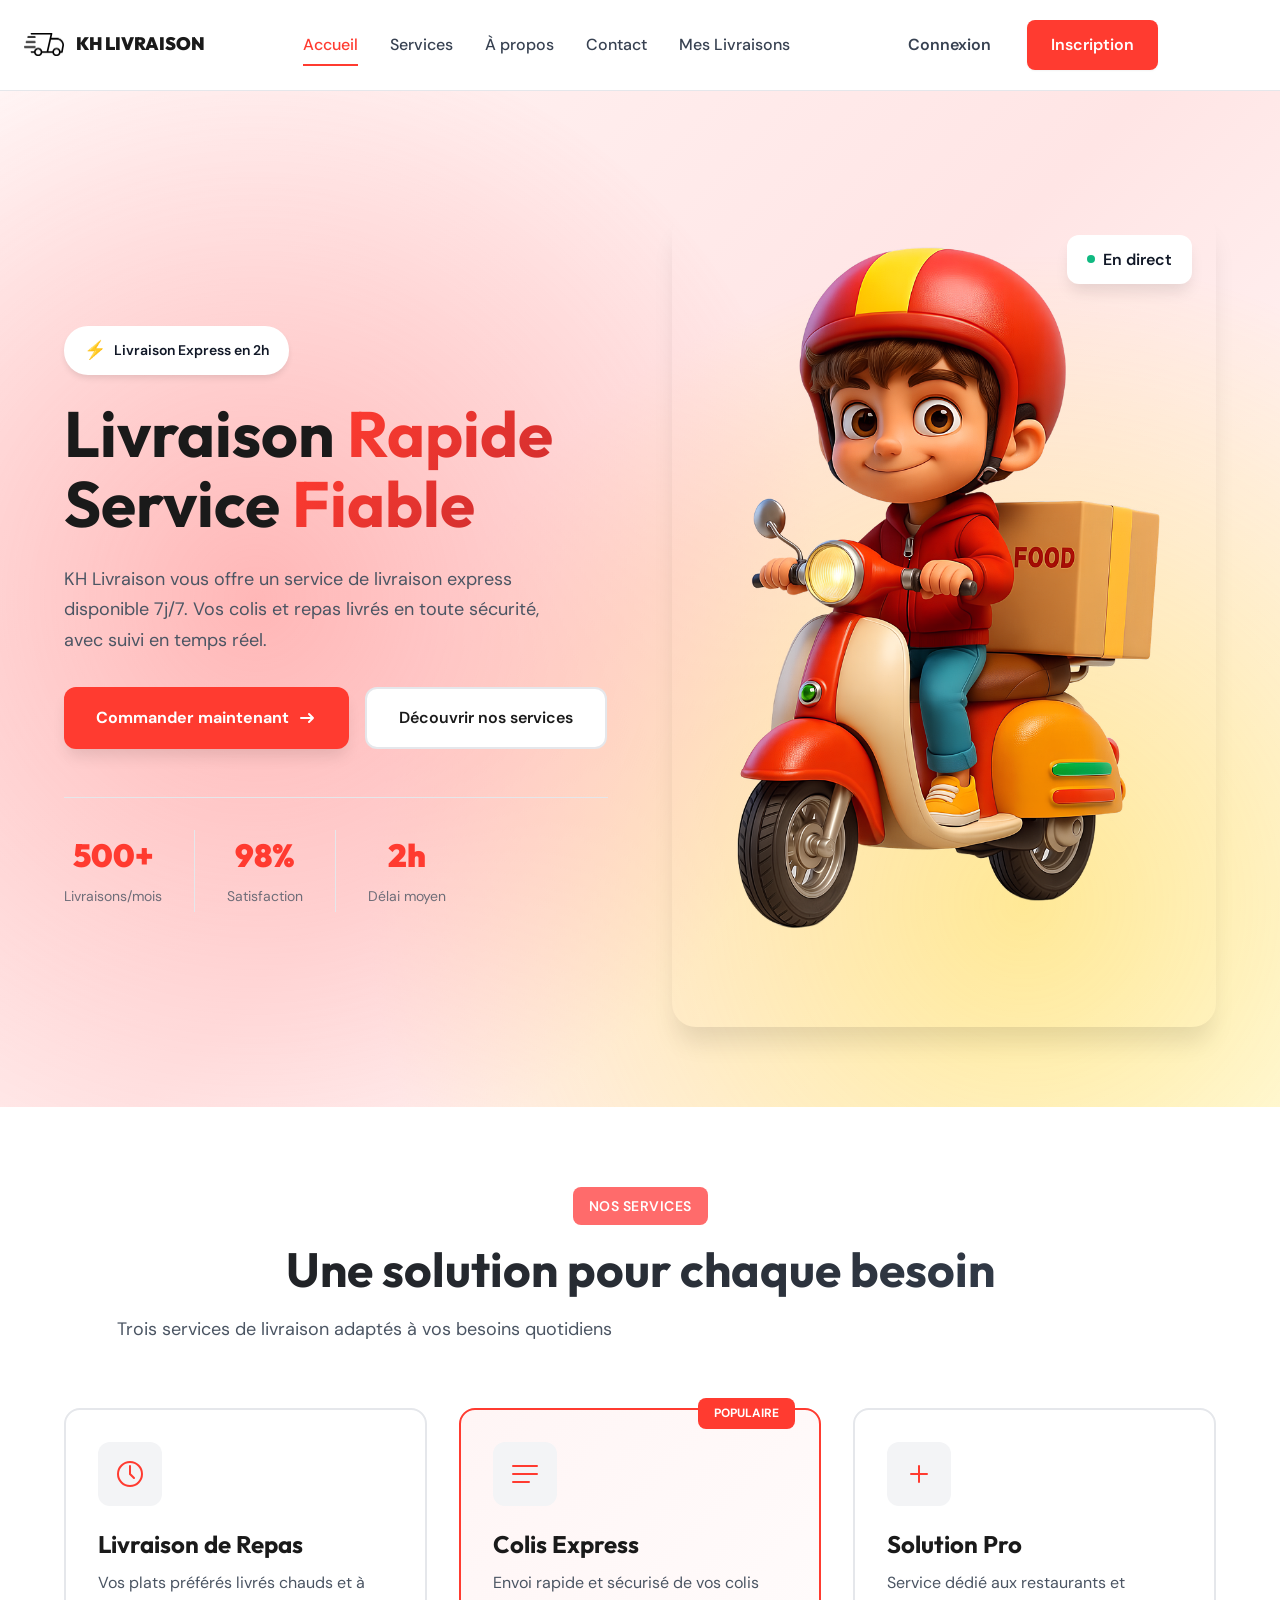
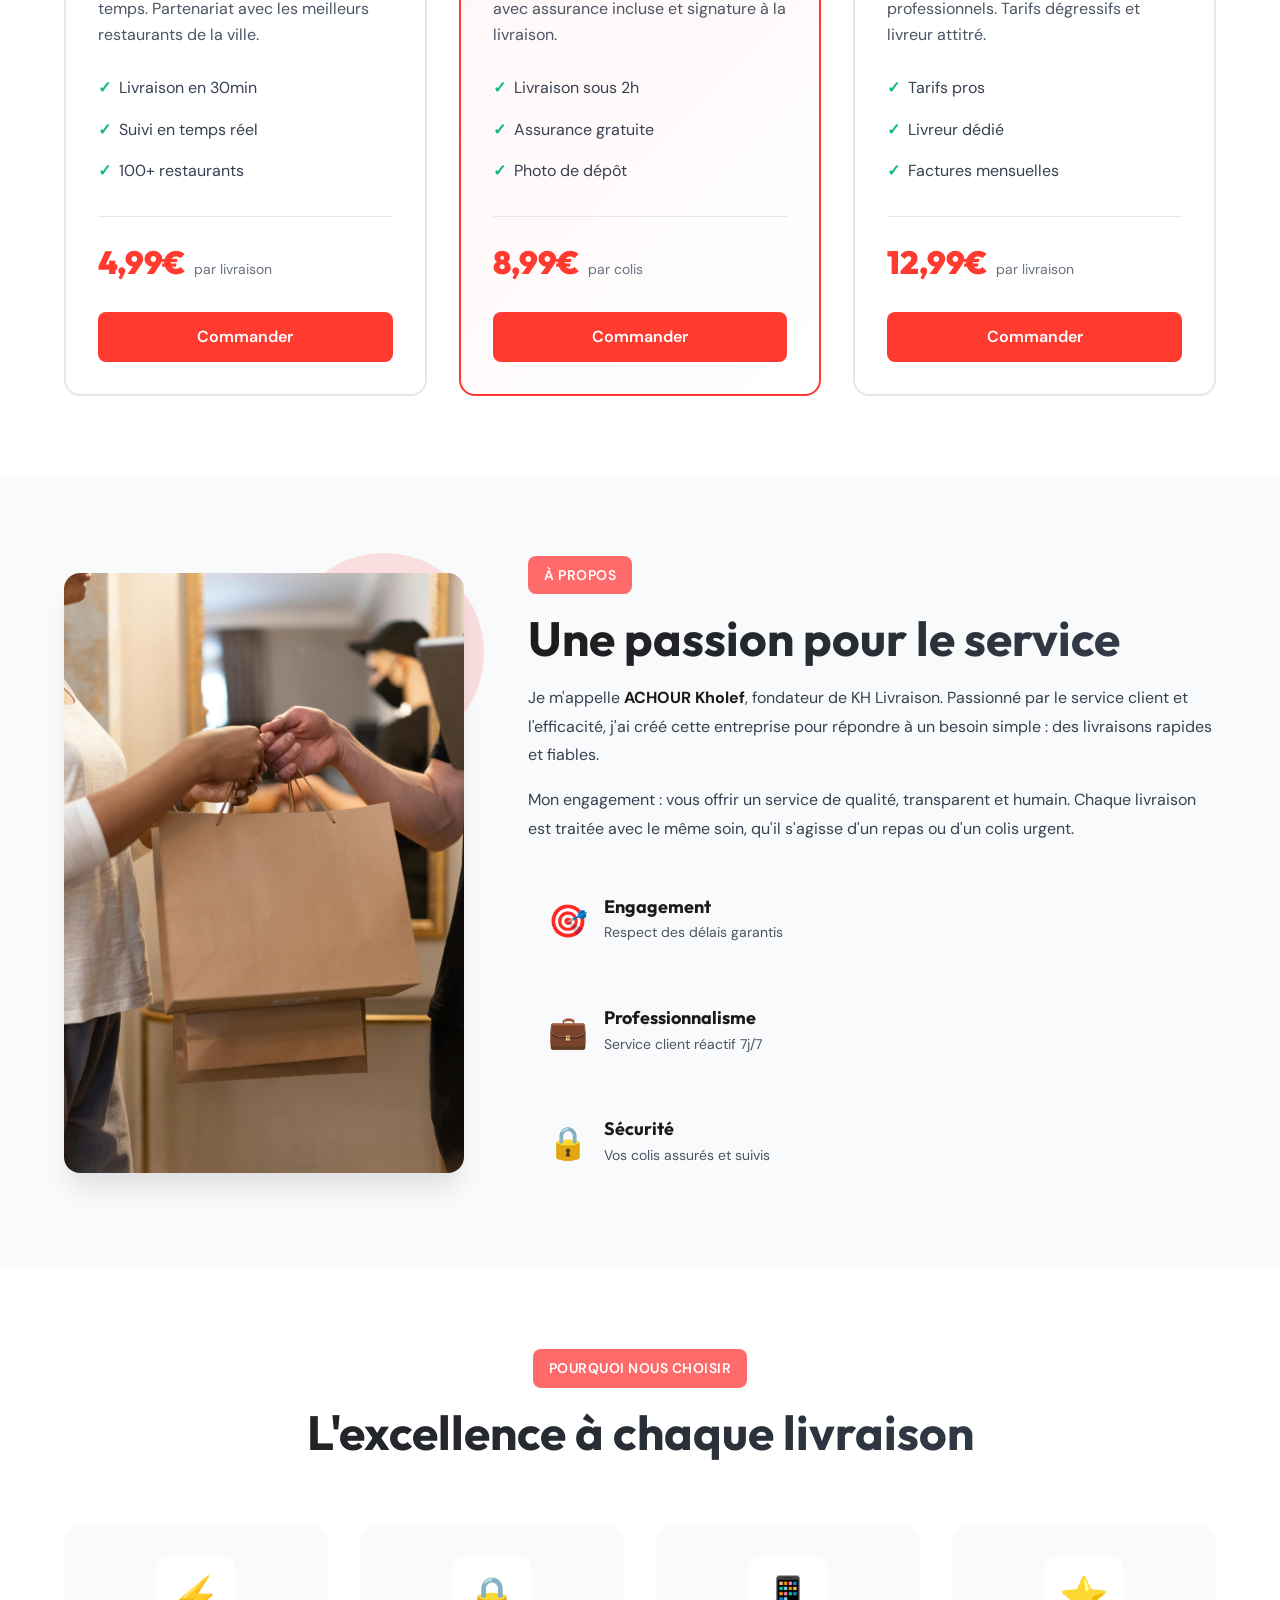
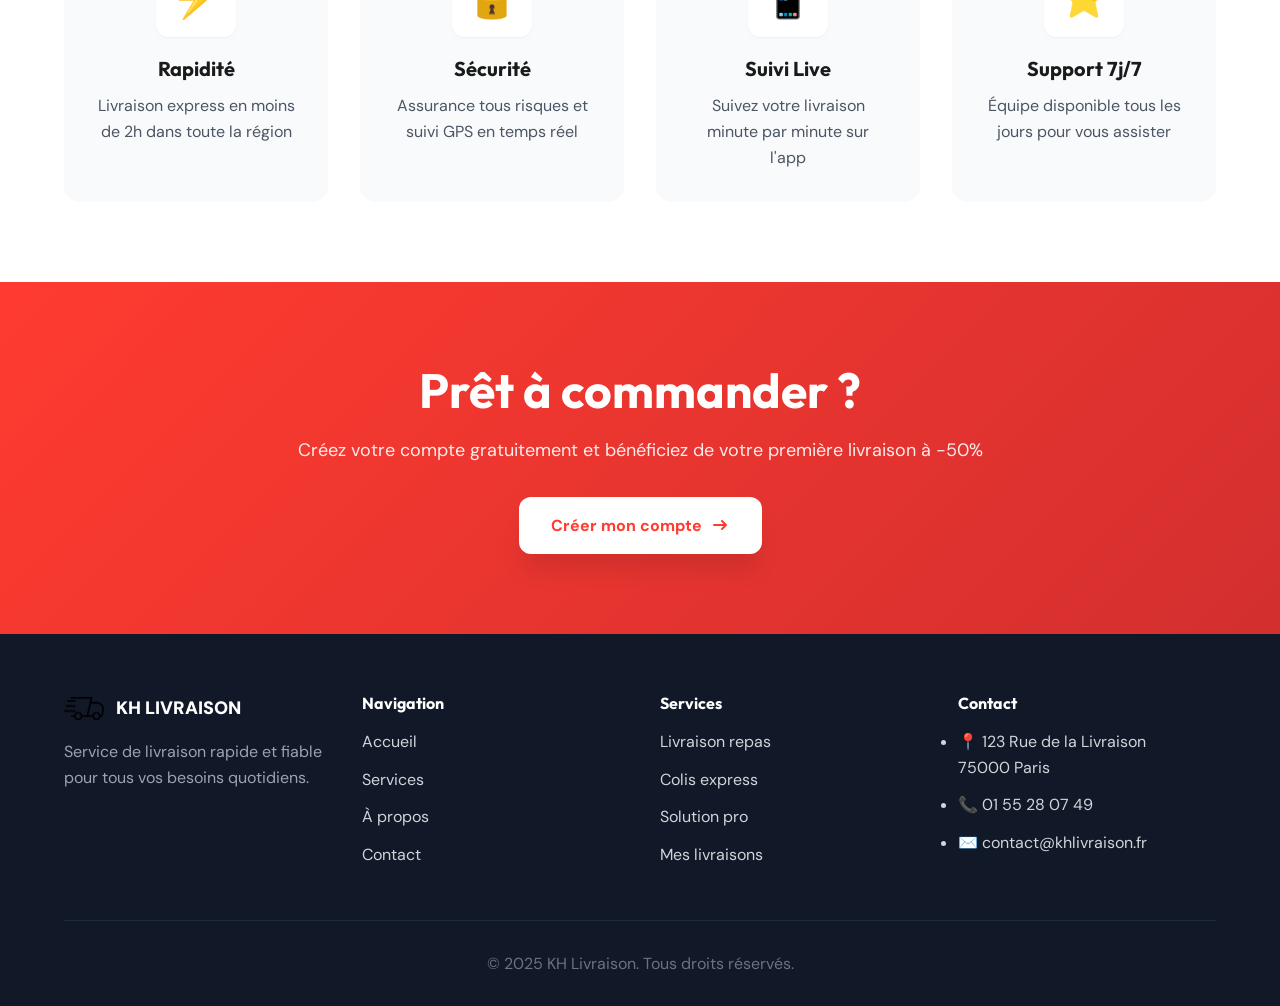
<file: index.html>
<!DOCTYPE html>
<html lang="fr">
<head>
    <meta charset="UTF-8">
    <meta name="viewport" content="width=device-width, initial-scale=1.0">
    <title>KH Livraison - Service de Livraison Rapide et Fiable</title>
    <link rel="stylesheet" href="css/style.css">
    <link rel="preconnect" href="https://fonts.googleapis.com">
    <link rel="preconnect" href="https://fonts.gstatic.com" crossorigin>
    <link href="https://fonts.googleapis.com/css2?family=Outfit:wght@300;400;600;700;900&family=DM+Sans:wght@400;500;700&display=swap" rel="stylesheet">
</head>
<body>
    <!-- Navigation -->
    <nav class="navbar" id="navbar">
        <div class="nav-container">
            <div class="nav-logo">
                <img src="images/logo (2).png" alt="KH Livraison">
                <span>KH LIVRAISON</span>
            </div>
            
            <div class="nav-links" id="navLinks">
                <a href="index.html" class="nav-link active">Accueil</a>
                <a href="#services" class="nav-link">Services</a>
                <a href="#apropos" class="nav-link">À propos</a>
                <a href="contact.html" class="nav-link">Contact</a>
                <a href="livraisons.html" class="nav-link">Mes Livraisons</a>
            </div>
            
            <div class="nav-actions">
                <a href="auth.html" class="btn-login">Connexion</a>
                <a href="auth.html" class="btn-primary">Inscription</a>
            </div>
            
            <button class="mobile-menu-toggle" id="mobileMenuToggle">
                <span></span>
                <span></span>
                <span></span>
            </button>
        </div>
    </nav>

    <!-- Hero Section -->
    <section class="hero">
        <div class="hero-background">
            <div class="hero-gradient"></div>
            <div class="hero-pattern"></div>
        </div>
        
        <div class="hero-container">
            <div class="hero-content">
                <div class="hero-badge">
                    <span class="badge-icon">⚡</span>
                    <span>Livraison Express en 2h</span>
                </div>
                
                <h1 class="hero-title">
                    Livraison <span class="title-highlight">Rapide</span><br>
                    Service <span class="title-highlight">Fiable</span>
                </h1>
                
                <p class="hero-description">
                    KH Livraison vous offre un service de livraison express disponible 7j/7. 
                    Vos colis et repas livrés en toute sécurité, avec suivi en temps réel.
                </p>
                
                <div class="hero-buttons">
                    <a href="auth.html" class="btn-hero-primary">
                        Commander maintenant
                        <svg width="20" height="20" viewBox="0 0 20 20" fill="none">
                            <path d="M4 10h12m0 0l-4-4m4 4l-4 4" stroke="currentColor" stroke-width="2" stroke-linecap="round"/>
                        </svg>
                    </a>
                    <a href="#services" class="btn-hero-secondary">
                        Découvrir nos services
                    </a>
                </div>
                
                <div class="hero-stats">
                    <div class="stat-item">
                        <div class="stat-number">500+</div>
                        <div class="stat-label">Livraisons/mois</div>
                    </div>
                    <div class="stat-divider"></div>
                    <div class="stat-item">
                        <div class="stat-number">98%</div>
                        <div class="stat-label">Satisfaction</div>
                    </div>
                    <div class="stat-divider"></div>
                    <div class="stat-item">
                        <div class="stat-number">2h</div>
                        <div class="stat-label">Délai moyen</div>
                    </div>
                </div>
            </div>
            
            <div class="hero-visual">
                <div class="visual-card">
                    <img src="images/image-accueil.png" alt="Livraison KH">
                    <div class="visual-badge">
                        <span class="pulse"></span>
                        <span>En direct</span>
                    </div>
                </div>
            </div>
        </div>
    </section>

    <!-- Services Section -->
    <section class="services" id="services">
        <div class="container">
            <div class="section-header">
                <span class="section-badge">Nos Services</span>
                <h2 class="section-title">Une solution pour chaque besoin</h2>
                <p class="section-subtitle">
                    Trois services de livraison adaptés à vos besoins quotidiens
                </p>
            </div>
            
            <div class="services-grid">
                <div class="service-card" data-service="1">
                    <div class="service-icon">
                        <svg width="32" height="32" viewBox="0 0 32 32" fill="none">
                            <path d="M16 8v8l4 4M28 16c0 6.627-5.373 12-12 12S4 22.627 4 16 9.373 4 16 4s12 5.373 12 12z" stroke="currentColor" stroke-width="2" stroke-linecap="round"/>
                        </svg>
                    </div>
                    <h3 class="service-title">Livraison de Repas</h3>
                    <p class="service-description">
                        Vos plats préférés livrés chauds et à temps. Partenariat avec les meilleurs restaurants de la ville.
                    </p>
                    <ul class="service-features">
                        <li>Livraison en 30min</li>
                        <li>Suivi en temps réel</li>
                        <li>100+ restaurants</li>
                    </ul>
                    <div class="service-price">
                        <span class="price">4,99€</span>
                        <span class="price-label">par livraison</span>
                    </div>
                    <a href="auth.html" class="btn-service">Commander</a>
                </div>
                
                <div class="service-card featured" data-service="2">
                    <div class="featured-badge">Populaire</div>
                    <div class="service-icon">
                        <svg width="32" height="32" viewBox="0 0 32 32" fill="none">
                            <path d="M4 8h24M4 16h24M4 24h16" stroke="currentColor" stroke-width="2" stroke-linecap="round"/>
                        </svg>
                    </div>
                    <h3 class="service-title">Colis Express</h3>
                    <p class="service-description">
                        Envoi rapide et sécurisé de vos colis avec assurance incluse et signature à la livraison.
                    </p>
                    <ul class="service-features">
                        <li>Livraison sous 2h</li>
                        <li>Assurance gratuite</li>
                        <li>Photo de dépôt</li>
                    </ul>
                    <div class="service-price">
                        <span class="price">8,99€</span>
                        <span class="price-label">par colis</span>
                    </div>
                    <a href="auth.html" class="btn-service">Commander</a>
                </div>
                
                <div class="service-card" data-service="3">
                    <div class="service-icon">
                        <svg width="32" height="32" viewBox="0 0 32 32" fill="none">
                            <path d="M8 16h16M16 8v16" stroke="currentColor" stroke-width="2" stroke-linecap="round"/>
                        </svg>
                    </div>
                    <h3 class="service-title">Solution Pro</h3>
                    <p class="service-description">
                        Service dédié aux restaurants et professionnels. Tarifs dégressifs et livreur attitré.
                    </p>
                    <ul class="service-features">
                        <li>Tarifs pros</li>
                        <li>Livreur dédié</li>
                        <li>Factures mensuelles</li>
                    </ul>
                    <div class="service-price">
                        <span class="price">12,99€</span>
                        <span class="price-label">par livraison</span>
                    </div>
                    <a href="auth.html" class="btn-service">Commander</a>
                </div>
            </div>
        </div>
    </section>

    <!-- About Section -->
    <section class="about" id="apropos">
        <div class="container">
            <div class="about-grid">
                <div class="about-image">
                    <img src="images/photo-about.jpg" alt="ACHOUR Kholef">
                    <div class="about-decoration"></div>
                </div>
                
                <div class="about-content">
                    <span class="section-badge">À propos</span>
                    <h2 class="section-title">Une passion pour le service</h2>
                    
                    <div class="about-text">
                        <p>
                            Je m'appelle <strong>ACHOUR Kholef</strong>, fondateur de KH Livraison. 
                            Passionné par le service client et l'efficacité, j'ai créé cette entreprise 
                            pour répondre à un besoin simple : des livraisons rapides et fiables.
                        </p>
                        <p>
                            Mon engagement : vous offrir un service de qualité, transparent et humain. 
                            Chaque livraison est traitée avec le même soin, qu'il s'agisse d'un repas 
                            ou d'un colis urgent.
                        </p>
                    </div>
                    
                    <div class="about-values">
                        <div class="value-item">
                            <div class="value-icon">🎯</div>
                            <div class="value-text">
                                <h4>Engagement</h4>
                                <p>Respect des délais garantis</p>
                            </div>
                        </div>
                        <div class="value-item">
                            <div class="value-icon">💼</div>
                            <div class="value-text">
                                <h4>Professionnalisme</h4>
                                <p>Service client réactif 7j/7</p>
                            </div>
                        </div>
                        <div class="value-item">
                            <div class="value-icon">🔒</div>
                            <div class="value-text">
                                <h4>Sécurité</h4>
                                <p>Vos colis assurés et suivis</p>
                            </div>
                        </div>
                    </div>
                </div>
            </div>
        </div>
    </section>

    <!-- Features Section -->
    <section class="features">
        <div class="container">
            <div class="section-header centered">
                <span class="section-badge">Pourquoi nous choisir</span>
                <h2 class="section-title">L'excellence à chaque livraison</h2>
            </div>
            
            <div class="features-grid">
                <div class="feature-card">
                    <div class="feature-icon-wrapper">
                        <div class="feature-icon">⚡</div>
                    </div>
                    <h3>Rapidité</h3>
                    <p>Livraison express en moins de 2h dans toute la région</p>
                </div>
                
                <div class="feature-card">
                    <div class="feature-icon-wrapper">
                        <div class="feature-icon">🔒</div>
                    </div>
                    <h3>Sécurité</h3>
                    <p>Assurance tous risques et suivi GPS en temps réel</p>
                </div>
                
                <div class="feature-card">
                    <div class="feature-icon-wrapper">
                        <div class="feature-icon">📱</div>
                    </div>
                    <h3>Suivi Live</h3>
                    <p>Suivez votre livraison minute par minute sur l'app</p>
                </div>
                
                <div class="feature-card">
                    <div class="feature-icon-wrapper">
                        <div class="feature-icon">⭐</div>
                    </div>
                    <h3>Support 7j/7</h3>
                    <p>Équipe disponible tous les jours pour vous assister</p>
                </div>
            </div>
        </div>
    </section>

    <!-- CTA Section -->
    <section class="cta">
        <div class="container">
            <div class="cta-content">
                <h2 class="cta-title">Prêt à commander ?</h2>
                <p class="cta-description">
                    Créez votre compte gratuitement et bénéficiez de votre première livraison à -50%
                </p>
                <a href="auth.html" class="btn-cta">
                    Créer mon compte
                    <svg width="20" height="20" viewBox="0 0 20 20" fill="none">
                        <path d="M4 10h12m0 0l-4-4m4 4l-4 4" stroke="currentColor" stroke-width="2" stroke-linecap="round"/>
                    </svg>
                </a>
            </div>
        </div>
    </section>

    <!-- Footer -->
    <footer class="footer">
        <div class="container">
            <div class="footer-grid">
                <div class="footer-col">
                    <div class="footer-logo">
                        <img src="images/logo (2).png" alt="KH Livraison">
                        <span>KH LIVRAISON</span>
                    </div>
                    <p class="footer-description">
                        Service de livraison rapide et fiable pour tous vos besoins quotidiens.
                    </p>
                </div>
                
                <div class="footer-col">
                    <h4 class="footer-title">Navigation</h4>
                    <ul class="footer-links">
                        <li><a href="index.html">Accueil</a></li>
                        <li><a href="#services">Services</a></li>
                        <li><a href="#apropos">À propos</a></li>
                        <li><a href="contact.html">Contact</a></li>
                    </ul>
                </div>
                
                <div class="footer-col">
                    <h4 class="footer-title">Services</h4>
                    <ul class="footer-links">
                        <li><a href="auth.html">Livraison repas</a></li>
                        <li><a href="auth.html">Colis express</a></li>
                        <li><a href="auth.html">Solution pro</a></li>
                        <li><a href="livraisons.html">Mes livraisons</a></li>
                    </ul>
                </div>
                
                <div class="footer-col">
                    <h4 class="footer-title">Contact</h4>
                    <ul class="footer-contact">
                        <li>📍 123 Rue de la Livraison<br>75000 Paris</li>
                        <li>📞 01 55 28 07 49</li>
                        <li>✉️ contact@khlivraison.fr</li>
                    </ul>
                </div>
            </div>
            
            <div class="footer-bottom">
                <p>&copy; 2025 KH Livraison. Tous droits réservés.</p>
            </div>
        </div>
    </footer>

    <script src="js/main.js"></script>
</body>
</html>
</file>
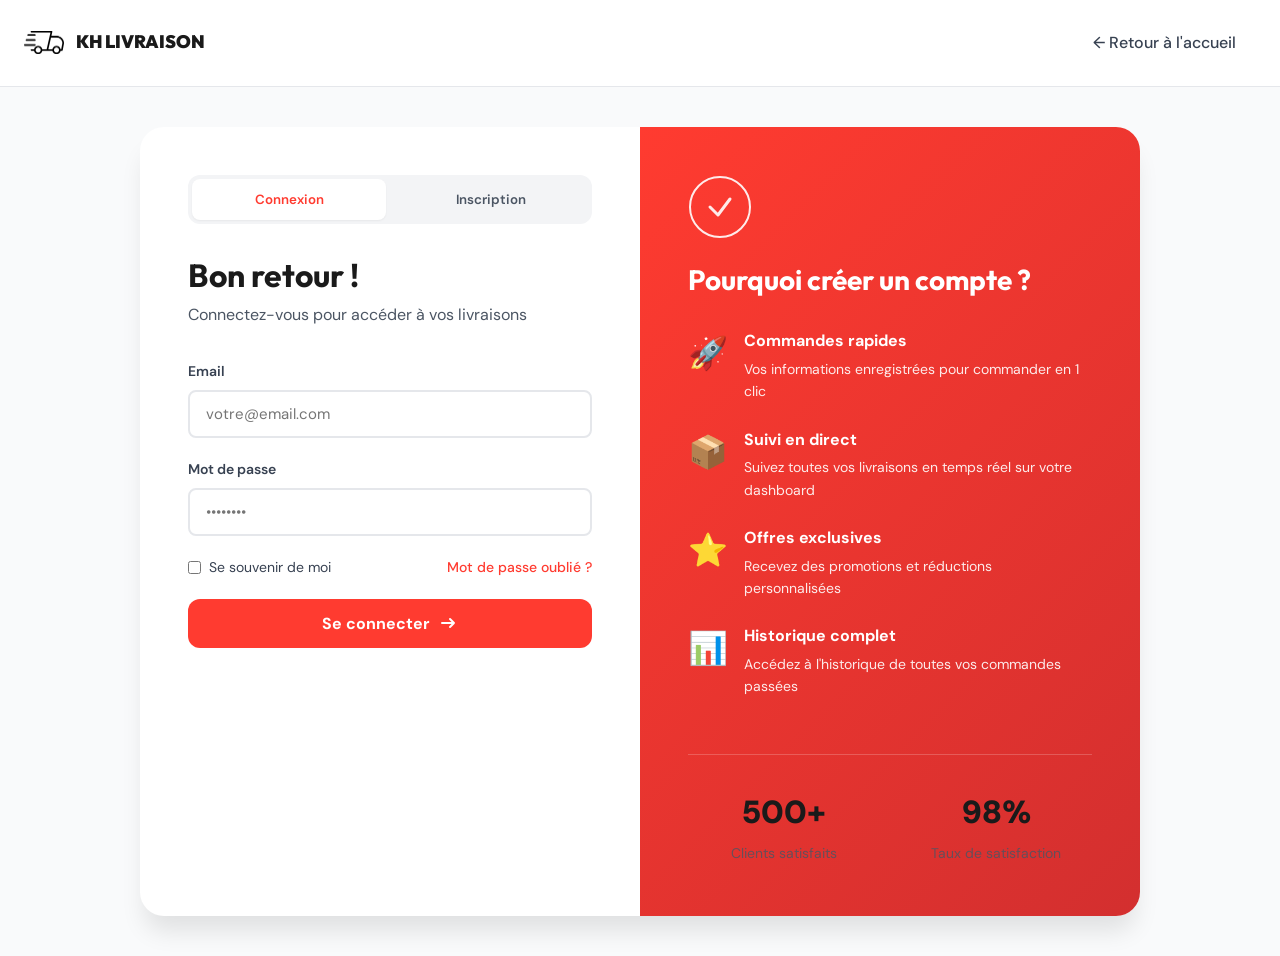
<file: auth.html>
<!DOCTYPE html>
<html lang="fr">
<head>
    <meta charset="UTF-8">
    <meta name="viewport" content="width=device-width, initial-scale=1.0">
    <title>Connexion - KH Livraison</title>
    <link rel="stylesheet" href="css/style.css">
    <link rel="preconnect" href="https://fonts.googleapis.com">
    <link rel="preconnect" href="https://fonts.gstatic.com" crossorigin>
    <link href="https://fonts.googleapis.com/css2?family=Outfit:wght@300;400;600;700;900&family=DM+Sans:wght@400;500;700&display=swap" rel="stylesheet">
</head>
<body class="auth-page">
    <!-- Navigation Simple -->
    <nav class="navbar simple">
        <div class="nav-container">
            <a href="index.html" class="nav-logo">
                <img src="images/logo (2).png" alt="KH Livraison">
                <span>KH LIVRAISON</span>
            </a>
            <a href="index.html" class="btn-back">← Retour à l'accueil</a>
        </div>
    </nav>

    <!-- Auth Container -->
    <div class="auth-container">
        <div class="auth-wrapper">
            <!-- Left Side - Form -->
            <div class="auth-form-section">
                <div class="auth-tabs">
                    <button class="auth-tab active" data-tab="login">Connexion</button>
                    <button class="auth-tab" data-tab="register">Inscription</button>
                </div>

                <!-- Login Form -->
                <div class="auth-form active" id="login-form">
                    <h2 class="auth-title">Bon retour !</h2>
                    <p class="auth-subtitle">Connectez-vous pour accéder à vos livraisons</p>

                    <form id="loginForm" class="form">
                        <div class="form-group">
                            <label for="login-email">Email</label>
                            <input 
                                type="email" 
                                id="login-email" 
                                name="email" 
                                placeholder="votre@email.com"
                                required
                            >
                        </div>

                        <div class="form-group">
                            <label for="login-password">Mot de passe</label>
                            <input 
                                type="password" 
                                id="login-password" 
                                name="password" 
                                placeholder="••••••••"
                                required
                            >
                        </div>

                        <div class="form-options">
                            <label class="checkbox-label">
                                <input type="checkbox" name="remember">
                                <span>Se souvenir de moi</span>
                            </label>
                            <a href="#" class="link-forgot">Mot de passe oublié ?</a>
                        </div>

                        <button type="submit" class="btn-submit">
                            Se connecter
                            <svg width="20" height="20" viewBox="0 0 20 20" fill="none">
                                <path d="M4 10h12m0 0l-4-4m4 4l-4 4" stroke="currentColor" stroke-width="2" stroke-linecap="round"/>
                            </svg>
                        </button>
                    </form>
                </div>

                <!-- Register Form -->
                <div class="auth-form" id="register-form">
                    <h2 class="auth-title">Créer un compte</h2>
                    <p class="auth-subtitle">Commencez à utiliser KH Livraison</p>

                    <form id="registerForm" class="form">
                        <div class="form-row">
                            <div class="form-group">
                                <label for="register-nom">Nom</label>
                                <input 
                                    type="text" 
                                    id="register-nom" 
                                    name="nom" 
                                    placeholder="Dupont"
                                    required
                                >
                            </div>

                            <div class="form-group">
                                <label for="register-prenom">Prénom</label>
                                <input 
                                    type="text" 
                                    id="register-prenom" 
                                    name="prenom" 
                                    placeholder="Jean"
                                    required
                                >
                            </div>
                        </div>

                        <div class="form-group">
                            <label for="register-email">Email</label>
                            <input 
                                type="email" 
                                id="register-email" 
                                name="email" 
                                placeholder="votre@email.com"
                                required
                            >
                        </div>

                        <div class="form-group">
                            <label for="register-telephone">Téléphone</label>
                            <input 
                                type="tel" 
                                id="register-telephone" 
                                name="telephone" 
                                placeholder="06 12 34 56 78"
                                required
                            >
                        </div>

                        <div class="form-group">
                            <label for="register-password">Mot de passe</label>
                            <input 
                                type="password" 
                                id="register-password" 
                                name="password" 
                                placeholder="••••••••"
                                required
                            >
                            <span class="form-hint">Minimum 6 caractères</span>
                        </div>

                        <div class="form-group">
                            <label for="register-password-confirm">Confirmer le mot de passe</label>
                            <input 
                                type="password" 
                                id="register-password-confirm" 
                                name="password_confirm" 
                                placeholder="••••••••"
                                required
                            >
                        </div>

                        <div class="form-group">
                            <label class="checkbox-label">
                                <input type="checkbox" name="terms" required>
                                <span>J'accepte les <a href="#" class="link-inline">conditions d'utilisation</a></span>
                            </label>
                        </div>

                        <button type="submit" class="btn-submit">
                            Créer mon compte
                            <svg width="20" height="20" viewBox="0 0 20 20" fill="none">
                                <path d="M4 10h12m0 0l-4-4m4 4l-4 4" stroke="currentColor" stroke-width="2" stroke-linecap="round"/>
                            </svg>
                        </button>
                    </form>
                </div>
            </div>

            <!-- Right Side - Benefits -->
            <div class="auth-benefits-section">
                <div class="benefits-content">
                    <div class="benefits-icon">
                        <svg width="64" height="64" viewBox="0 0 64 64" fill="none">
                            <circle cx="32" cy="32" r="30" stroke="currentColor" stroke-width="2"/>
                            <path d="M22 32l8 8 12-16" stroke="currentColor" stroke-width="3" stroke-linecap="round" stroke-linejoin="round"/>
                        </svg>
                    </div>

                    <h3 class="benefits-title">Pourquoi créer un compte ?</h3>
                    
                    <ul class="benefits-list">
                        <li class="benefit-item">
                            <div class="benefit-icon">🚀</div>
                            <div class="benefit-text">
                                <strong>Commandes rapides</strong>
                                <p>Vos informations enregistrées pour commander en 1 clic</p>
                            </div>
                        </li>
                        
                        <li class="benefit-item">
                            <div class="benefit-icon">📦</div>
                            <div class="benefit-text">
                                <strong>Suivi en direct</strong>
                                <p>Suivez toutes vos livraisons en temps réel sur votre dashboard</p>
                            </div>
                        </li>
                        
                        <li class="benefit-item">
                            <div class="benefit-icon">⭐</div>
                            <div class="benefit-text">
                                <strong>Offres exclusives</strong>
                                <p>Recevez des promotions et réductions personnalisées</p>
                            </div>
                        </li>
                        
                        <li class="benefit-item">
                            <div class="benefit-icon">📊</div>
                            <div class="benefit-text">
                                <strong>Historique complet</strong>
                                <p>Accédez à l'historique de toutes vos commandes passées</p>
                            </div>
                        </li>
                    </ul>

                    <div class="benefits-stats">
                        <div class="benefit-stat">
                            <div class="stat-value">500+</div>
                            <div class="stat-label">Clients satisfaits</div>
                        </div>
                        <div class="benefit-stat">
                            <div class="stat-value">98%</div>
                            <div class="stat-label">Taux de satisfaction</div>
                        </div>
                    </div>
                </div>
            </div>
        </div>
    </div>

    <script src="js/auth.js"></script>
</body>
</html>
</file>
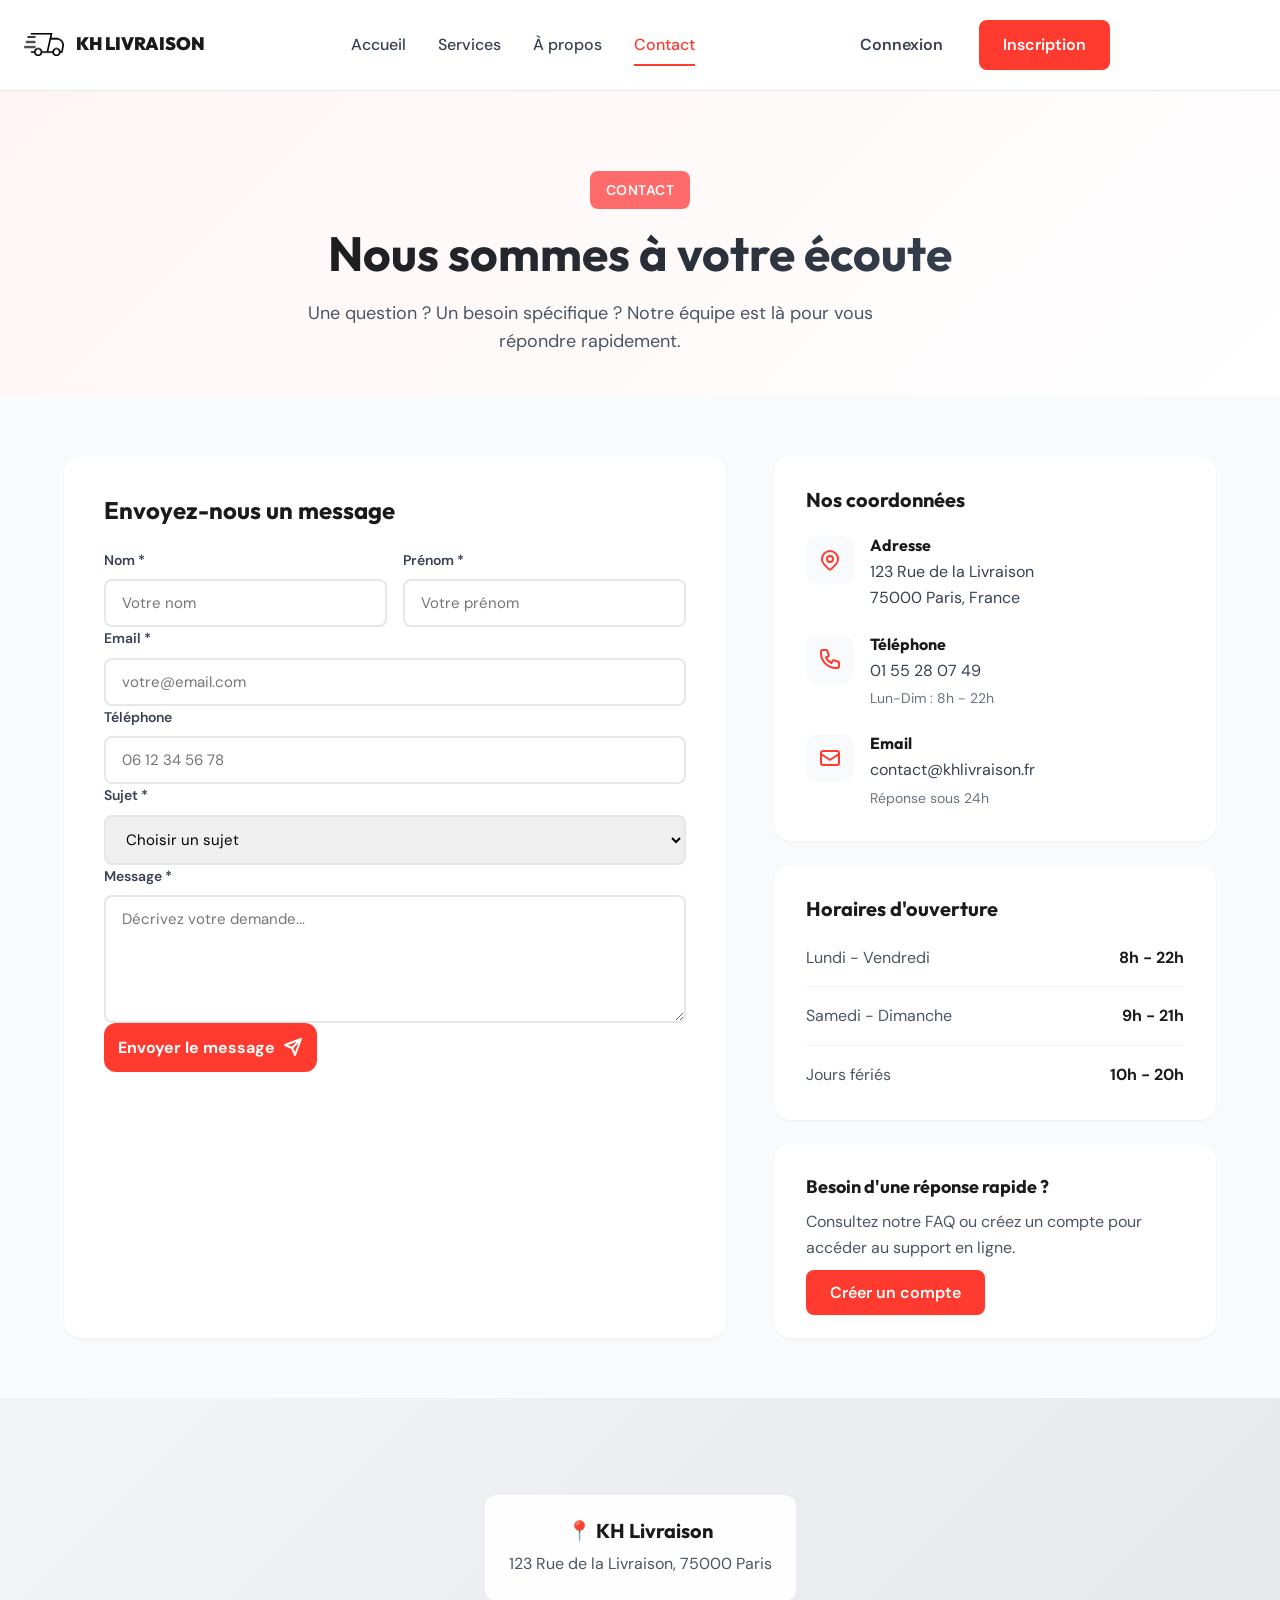
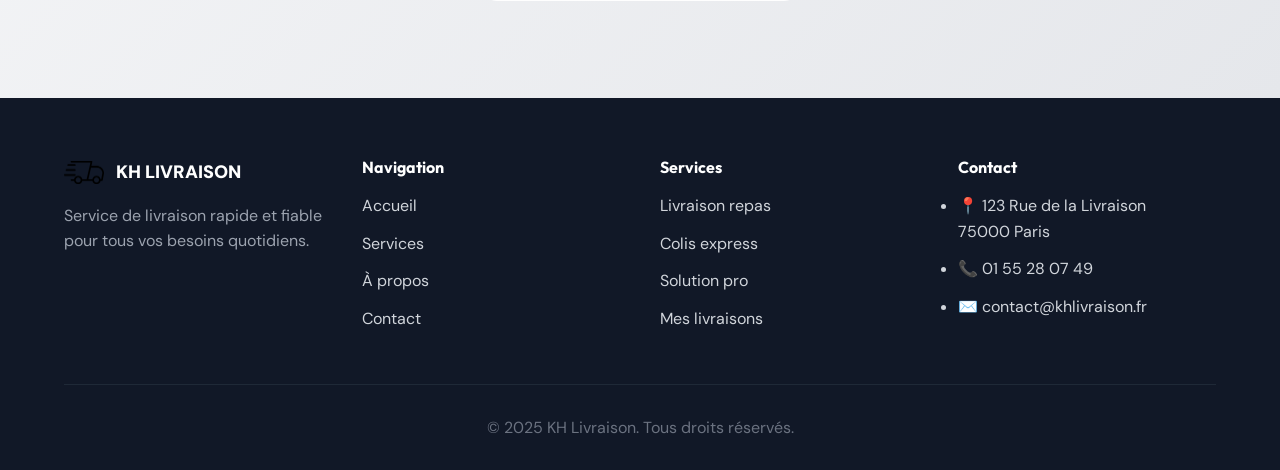
<file: contact.html>
<!DOCTYPE html>
<html lang="fr">
<head>
    <meta charset="UTF-8">
    <meta name="viewport" content="width=device-width, initial-scale=1.0">
    <title>Contact - KH Livraison</title>
    <link rel="stylesheet" href="css/style.css">
    <link rel="preconnect" href="https://fonts.googleapis.com">
    <link rel="preconnect" href="https://fonts.gstatic.com" crossorigin>
    <link href="https://fonts.googleapis.com/css2?family=Outfit:wght@300;400;600;700;900&family=DM+Sans:wght@400;500;700&display=swap" rel="stylesheet">
</head>
<body>
    <!-- Navigation -->
    <nav class="navbar" id="navbar">
        <div class="nav-container">
            <div class="nav-logo">
                <img src="images/logo (2).png" alt="KH Livraison">
                <span>KH LIVRAISON</span>
            </div>
            
            <div class="nav-links" id="navLinks">
                <a href="index.html" class="nav-link">Accueil</a>
                <a href="index.html#services" class="nav-link">Services</a>
                <a href="index.html#apropos" class="nav-link">À propos</a>
                <a href="contact.html" class="nav-link active">Contact</a>
            </div>
            
            <div class="nav-actions">
                <a href="auth.html" class="btn-login">Connexion</a>
                <a href="auth.html" class="btn-primary">Inscription</a>
            </div>
            
            <button class="mobile-menu-toggle" id="mobileMenuToggle">
                <span></span>
                <span></span>
                <span></span>
            </button>
        </div>
    </nav>

    <!-- Contact Hero -->
    <section class="contact-hero">
        <div class="container">
            <div class="contact-hero-content">
                <span class="section-badge">Contact</span>
                <h1 class="section-title">Nous sommes à votre écoute</h1>
                <p class="section-subtitle">
                    Une question ? Un besoin spécifique ? Notre équipe est là pour vous répondre rapidement.
                </p>
            </div>
        </div>
    </section>

    <!-- Contact Content -->
    <section class="contact-section">
        <div class="container">
            <div class="contact-grid">
                <!-- Contact Form -->
                <div class="contact-form-wrapper">
                    <h2 class="form-title">Envoyez-nous un message</h2>
                    
                    <form id="contactForm" class="contact-form">
                        <div class="form-row">
                            <div class="form-group">
                                <label for="contact-nom">Nom *</label>
                                <input 
                                    type="text" 
                                    id="contact-nom" 
                                    name="nom" 
                                    placeholder="Votre nom"
                                    required
                                >
                            </div>

                            <div class="form-group">
                                <label for="contact-prenom">Prénom *</label>
                                <input 
                                    type="text" 
                                    id="contact-prenom" 
                                    name="prenom" 
                                    placeholder="Votre prénom"
                                    required
                                >
                            </div>
                        </div>

                        <div class="form-group">
                            <label for="contact-email">Email *</label>
                            <input 
                                type="email" 
                                id="contact-email" 
                                name="email" 
                                placeholder="votre@email.com"
                                required
                            >
                        </div>

                        <div class="form-group">
                            <label for="contact-phone">Téléphone</label>
                            <input 
                                type="tel" 
                                id="contact-phone" 
                                name="phone" 
                                placeholder="06 12 34 56 78"
                            >
                        </div>

                        <div class="form-group">
                            <label for="contact-subject">Sujet *</label>
                            <select id="contact-subject" name="subject" required>
                                <option value="">Choisir un sujet</option>
                                <option value="information">Demande d'information</option>
                                <option value="livraison">Question sur une livraison</option>
                                <option value="reclamation">Réclamation</option>
                                <option value="partenariat">Partenariat professionnel</option>
                                <option value="autre">Autre</option>
                            </select>
                        </div>

                        <div class="form-group">
                            <label for="contact-message">Message *</label>
                            <textarea 
                                id="contact-message" 
                                name="message" 
                                rows="5"
                                placeholder="Décrivez votre demande..."
                                required
                            ></textarea>
                        </div>

                        <button type="submit" class="btn-submit">
                            Envoyer le message
                            <svg width="20" height="20" viewBox="0 0 20 20" fill="none">
                                <path d="M18 2L9 11M18 2l-6 16-3-7-7-3 16-6z" stroke="currentColor" stroke-width="2" stroke-linecap="round" stroke-linejoin="round"/>
                            </svg>
                        </button>
                    </form>
                </div>

                <!-- Contact Info -->
                <div class="contact-info-wrapper">
                    <div class="contact-info-card">
                        <h3 class="info-title">Nos coordonnées</h3>
                        
                        <div class="info-items">
                            <div class="info-item">
                                <div class="info-icon">
                                    <svg width="24" height="24" viewBox="0 0 24 24" fill="none">
                                        <path d="M17.657 16.657L13.414 20.9a1.998 1.998 0 01-2.827 0l-4.244-4.243a8 8 0 1111.314 0z" stroke="currentColor" stroke-width="2" stroke-linecap="round" stroke-linejoin="round"/>
                                        <path d="M15 11a3 3 0 11-6 0 3 3 0 016 0z" stroke="currentColor" stroke-width="2" stroke-linecap="round" stroke-linejoin="round"/>
                                    </svg>
                                </div>
                                <div class="info-content">
                                    <h4>Adresse</h4>
                                    <p>123 Rue de la Livraison<br>75000 Paris, France</p>
                                </div>
                            </div>

                            <div class="info-item">
                                <div class="info-icon">
                                    <svg width="24" height="24" viewBox="0 0 24 24" fill="none">
                                        <path d="M3 5a2 2 0 012-2h3.28a1 1 0 01.948.684l1.498 4.493a1 1 0 01-.502 1.21l-2.257 1.13a11.042 11.042 0 005.516 5.516l1.13-2.257a1 1 0 011.21-.502l4.493 1.498a1 1 0 01.684.949V19a2 2 0 01-2 2h-1C9.716 21 3 14.284 3 6V5z" stroke="currentColor" stroke-width="2" stroke-linecap="round" stroke-linejoin="round"/>
                                    </svg>
                                </div>
                                <div class="info-content">
                                    <h4>Téléphone</h4>
                                    <p>01 55 28 07 49</p>
                                    <span class="info-detail">Lun-Dim : 8h - 22h</span>
                                </div>
                            </div>

                            <div class="info-item">
                                <div class="info-icon">
                                    <svg width="24" height="24" viewBox="0 0 24 24" fill="none">
                                        <path d="M3 8l7.89 5.26a2 2 0 002.22 0L21 8M5 19h14a2 2 0 002-2V7a2 2 0 00-2-2H5a2 2 0 00-2 2v10a2 2 0 002 2z" stroke="currentColor" stroke-width="2" stroke-linecap="round" stroke-linejoin="round"/>
                                    </svg>
                                </div>
                                <div class="info-content">
                                    <h4>Email</h4>
                                    <p>contact@khlivraison.fr</p>
                                    <span class="info-detail">Réponse sous 24h</span>
                                </div>
                            </div>
                        </div>
                    </div>

                    <div class="contact-hours-card">
                        <h3 class="info-title">Horaires d'ouverture</h3>
                        <div class="hours-list">
                            <div class="hours-item">
                                <span>Lundi - Vendredi</span>
                                <strong>8h - 22h</strong>
                            </div>
                            <div class="hours-item">
                                <span>Samedi - Dimanche</span>
                                <strong>9h - 21h</strong>
                            </div>
                            <div class="hours-item">
                                <span>Jours fériés</span>
                                <strong>10h - 20h</strong>
                            </div>
                        </div>
                    </div>

                    <div class="contact-cta-card">
                        <h4>Besoin d'une réponse rapide ?</h4>
                        <p>Consultez notre FAQ ou créez un compte pour accéder au support en ligne.</p>
                        <a href="auth.html" class="btn-primary">Créer un compte</a>
                    </div>
                </div>
            </div>
        </div>
    </section>

    <!-- Map Section (Optional) -->
    <section class="map-section">
        <div class="map-placeholder">
            <div class="map-overlay">
                <div class="map-info">
                    <h3>📍 KH Livraison</h3>
                    <p>123 Rue de la Livraison, 75000 Paris</p>
                </div>
            </div>
            <!-- Ici vous pouvez intégrer Google Maps -->
        </div>
    </section>

    <!-- Footer -->
    <footer class="footer">
        <div class="container">
            <div class="footer-grid">
                <div class="footer-col">
                    <div class="footer-logo">
                        <img src="images/logo (2).png" alt="KH Livraison">
                        <span>KH LIVRAISON</span>
                    </div>
                    <p class="footer-description">
                        Service de livraison rapide et fiable pour tous vos besoins quotidiens.
                    </p>
                </div>
                
                <div class="footer-col">
                    <h4 class="footer-title">Navigation</h4>
                    <ul class="footer-links">
                        <li><a href="index.html">Accueil</a></li>
                        <li><a href="index.html#services">Services</a></li>
                        <li><a href="index.html#apropos">À propos</a></li>
                        <li><a href="contact.html">Contact</a></li>
                    </ul>
                </div>
                
                <div class="footer-col">
                    <h4 class="footer-title">Services</h4>
                    <ul class="footer-links">
                        <li><a href="auth.html">Livraison repas</a></li>
                        <li><a href="auth.html">Colis express</a></li>
                        <li><a href="auth.html">Solution pro</a></li>
                        <li><a href="livraisons.html">Mes livraisons</a></li>
                    </ul>
                </div>
                
                <div class="footer-col">
                    <h4 class="footer-title">Contact</h4>
                    <ul class="footer-contact">
                        <li>📍 123 Rue de la Livraison<br>75000 Paris</li>
                        <li>📞 01 55 28 07 49</li>
                        <li>✉️ contact@khlivraison.fr</li>
                    </ul>
                </div>
            </div>
            
            <div class="footer-bottom">
                <p>&copy; 2025 KH Livraison. Tous droits réservés.</p>
            </div>
        </div>
    </footer>

    <script src="js/contact.js"></script>
</body>
</html>
</file>
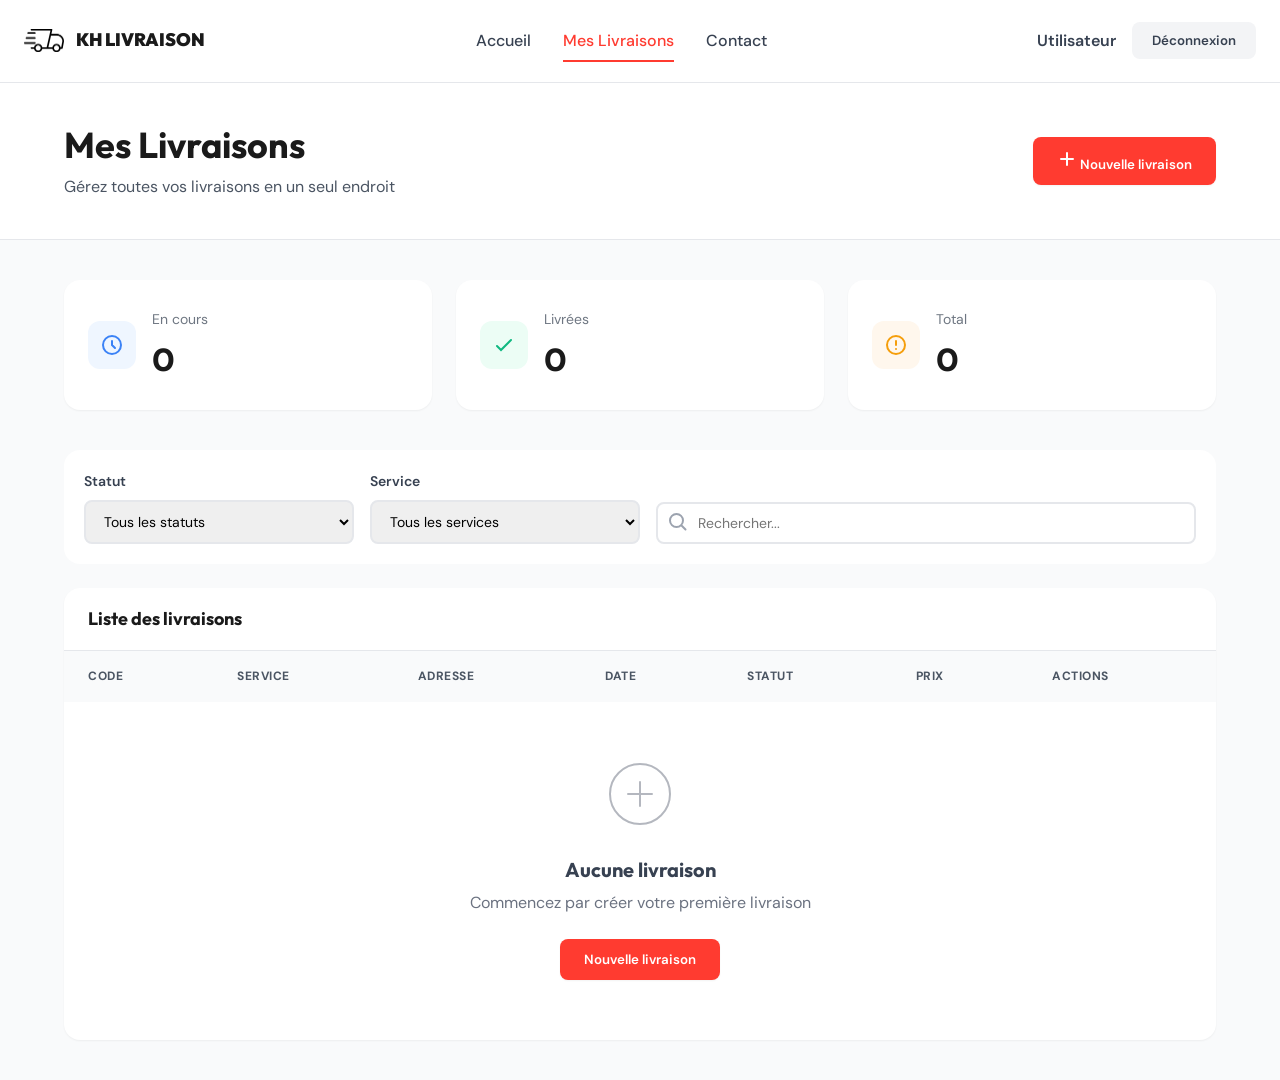
<file: livraisons.html>
<!DOCTYPE html>
<html lang="fr">
<head>
    <meta charset="UTF-8">
    <meta name="viewport" content="width=device-width, initial-scale=1.0">
    <title>Mes Livraisons - KH Livraison</title>
    <link rel="stylesheet" href="css/style.css">
    <link rel="preconnect" href="https://fonts.googleapis.com">
    <link rel="preconnect" href="https://fonts.gstatic.com" crossorigin>
    <link href="https://fonts.googleapis.com/css2?family=Outfit:wght@300;400;600;700;900&family=DM+Sans:wght@400;500;700&display=swap" rel="stylesheet">
</head>
<body class="dashboard-page">
    <!-- Navigation -->
    <nav class="navbar" id="navbar">
        <div class="nav-container">
            <div class="nav-logo">
                <img src="images/logo (2).png" alt="KH Livraison">
                <span>KH LIVRAISON</span>
            </div>
            
            <div class="nav-links" id="navLinks">
                <a href="index.html" class="nav-link">Accueil</a>
                <a href="livraisons.html" class="nav-link active">Mes Livraisons</a>
                <a href="contact.html" class="nav-link">Contact</a>
            </div>
            
            <div class="nav-actions">
                <span class="user-name" id="userName">Jean Dupont</span>
                <button class="btn-logout" id="btnLogout">Déconnexion</button>
            </div>
        </div>
    </nav>

    <!-- Dashboard Header -->
    <div class="dashboard-header">
        <div class="container">
            <div class="dashboard-header-content">
                <div>
                    <h1 class="dashboard-title">Mes Livraisons</h1>
                    <p class="dashboard-subtitle">Gérez toutes vos livraisons en un seul endroit</p>
                </div>
                <button class="btn-primary" id="btnNewDelivery">
                    <svg width="20" height="20" viewBox="0 0 20 20" fill="none">
                        <path d="M10 4v12M4 10h12" stroke="currentColor" stroke-width="2" stroke-linecap="round"/>
                    </svg>
                    Nouvelle livraison
                </button>
            </div>
        </div>
    </div>

    <!-- Dashboard Content -->
    <div class="dashboard-content">
        <div class="container">
            <!-- Stats Cards -->
            <div class="stats-grid">
                <div class="stat-card">
                    <div class="stat-icon blue">
                        <svg width="24" height="24" viewBox="0 0 24 24" fill="none">
                            <path d="M12 8v4l3 3m6-3a9 9 0 11-18 0 9 9 0 0118 0z" stroke="currentColor" stroke-width="2" stroke-linecap="round"/>
                        </svg>
                    </div>
                    <div class="stat-info">
                        <div class="stat-label">En cours</div>
                        <div class="stat-value" id="statEnCours">0</div>
                    </div>
                </div>

                <div class="stat-card">
                    <div class="stat-icon green">
                        <svg width="24" height="24" viewBox="0 0 24 24" fill="none">
                            <path d="M5 13l4 4L19 7" stroke="currentColor" stroke-width="2" stroke-linecap="round"/>
                        </svg>
                    </div>
                    <div class="stat-info">
                        <div class="stat-label">Livrées</div>
                        <div class="stat-value" id="statLivrees">0</div>
                    </div>
                </div>

                <div class="stat-card">
                    <div class="stat-icon orange">
                        <svg width="24" height="24" viewBox="0 0 24 24" fill="none">
                            <path d="M12 8v4m0 4h.01M21 12a9 9 0 11-18 0 9 9 0 0118 0z" stroke="currentColor" stroke-width="2" stroke-linecap="round"/>
                        </svg>
                    </div>
                    <div class="stat-info">
                        <div class="stat-label">Total</div>
                        <div class="stat-value" id="statTotal">0</div>
                    </div>
                </div>
            </div>

            <!-- Filters -->
            <div class="dashboard-filters">
                <div class="filter-group">
                    <label>Statut</label>
                    <select id="filterStatus" class="filter-select">
                        <option value="">Tous les statuts</option>
                        <option value="en_attente">En attente</option>
                        <option value="en_preparation">En préparation</option>
                        <option value="en_livraison">En livraison</option>
                        <option value="livree">Livrée</option>
                        <option value="annulee">Annulée</option>
                    </select>
                </div>

                <div class="filter-group">
                    <label>Service</label>
                    <select id="filterService" class="filter-select">
                        <option value="">Tous les services</option>
                        <option value="1">Livraison repas</option>
                        <option value="2">Colis express</option>
                        <option value="3">Solution pro</option>
                    </select>
                </div>

                <div class="filter-search">
                    <svg width="20" height="20" viewBox="0 0 20 20" fill="none">
                        <path d="M17.5 17.5l-4-4m1.5-5a6.5 6.5 0 11-13 0 6.5 6.5 0 0113 0z" stroke="currentColor" stroke-width="2" stroke-linecap="round"/>
                    </svg>
                    <input type="text" id="searchInput" placeholder="Rechercher...">
                </div>
            </div>

            <!-- Deliveries Table -->
            <div class="table-container">
                <div class="table-header">
                    <h3>Liste des livraisons</h3>
                </div>
                
                <div class="table-responsive">
                    <table class="deliveries-table">
                        <thead>
                            <tr>
                                <th>Code</th>
                                <th>Service</th>
                                <th>Adresse</th>
                                <th>Date</th>
                                <th>Statut</th>
                                <th>Prix</th>
                                <th>Actions</th>
                            </tr>
                        </thead>
                        <tbody id="deliveriesTableBody">
                            <!-- Données chargées dynamiquement -->
                        </tbody>
                    </table>
                </div>

                <div class="empty-state" id="emptyState" style="display:none;">
                    <svg width="64" height="64" viewBox="0 0 64 64" fill="none">
                        <circle cx="32" cy="32" r="30" stroke="currentColor" stroke-width="2"/>
                        <path d="M32 20v24M20 32h24" stroke="currentColor" stroke-width="2" stroke-linecap="round"/>
                    </svg>
                    <h3>Aucune livraison</h3>
                    <p>Commencez par créer votre première livraison</p>
                    <button class="btn-primary" onclick="document.getElementById('btnNewDelivery').click()">
                        Nouvelle livraison
                    </button>
                </div>
            </div>
        </div>
    </div>

    <!-- Modal: Nouvelle/Modifier Livraison -->
    <div class="modal" id="deliveryModal">
        <div class="modal-overlay" onclick="closeDeliveryModal()"></div>
        <div class="modal-content">
            <div class="modal-header">
                <h2 class="modal-title" id="modalTitle">Nouvelle livraison</h2>
                <button class="modal-close" onclick="closeDeliveryModal()">×</button>
            </div>

            <form id="deliveryForm" class="modal-form">
                <input type="hidden" id="delivery-id" name="id">

                <div class="form-group">
                    <label for="delivery-service">Service *</label>
                    <select id="delivery-service" name="service" required>
                        <option value="">Sélectionner un service</option>
                        <option value="1">Livraison de repas - 4,99€</option>
                        <option value="2">Colis express - 8,99€</option>
                        <option value="3">Solution pro - 12,99€</option>
                    </select>
                </div>

                <div class="form-group">
                    <label for="delivery-address">Adresse de livraison *</label>
                    <input 
                        type="text" 
                        id="delivery-address" 
                        name="address" 
                        placeholder="123 Rue de la Livraison"
                        required
                    >
                </div>

                <div class="form-row">
                    <div class="form-group">
                        <label for="delivery-city">Ville *</label>
                        <input 
                            type="text" 
                            id="delivery-city" 
                            name="city" 
                            placeholder="Paris"
                            required
                        >
                    </div>

                    <div class="form-group">
                        <label for="delivery-postal">Code postal *</label>
                        <input 
                            type="text" 
                            id="delivery-postal" 
                            name="postal" 
                            placeholder="75000"
                            required
                        >
                    </div>
                </div>

                <div class="form-group">
                    <label for="delivery-instructions">Instructions (optionnel)</label>
                    <textarea 
                        id="delivery-instructions" 
                        name="instructions" 
                        rows="3"
                        placeholder="Code d'accès, étage, indications..."
                    ></textarea>
                </div>

                <div class="modal-footer">
                    <button type="button" class="btn-secondary" onclick="closeDeliveryModal()">
                        Annuler
                    </button>
                    <button type="submit" class="btn-primary">
                        <svg width="20" height="20" viewBox="0 0 20 20" fill="none">
                            <path d="M16.5 10L9 16.5 4.5 12" stroke="currentColor" stroke-width="2" stroke-linecap="round"/>
                        </svg>
                        Enregistrer
                    </button>
                </div>
            </form>
        </div>
    </div>

    <!-- Modal: Confirmation Suppression -->
    <div class="modal" id="deleteModal">
        <div class="modal-overlay" onclick="closeDeleteModal()"></div>
        <div class="modal-content small">
            <div class="modal-header">
                <h2 class="modal-title">Supprimer la livraison ?</h2>
                <button class="modal-close" onclick="closeDeleteModal()">×</button>
            </div>

            <div class="modal-body">
                <p>Êtes-vous sûr de vouloir supprimer cette livraison ? Cette action est irréversible.</p>
            </div>

            <div class="modal-footer">
                <button type="button" class="btn-secondary" onclick="closeDeleteModal()">
                    Annuler
                </button>
                <button type="button" class="btn-danger" id="confirmDeleteBtn">
                    Supprimer
                </button>
            </div>
        </div>
    </div>

    <script src="js/livraisons.js"></script>
</body>
</html>
</file>
<file: css/style.css>
/* KH LIVRAISON - CSS PROFESSIONNEL */
:root {
    --primary: #FF3B30; --primary-dark: #D32F2F; --primary-light: #FF6B6B;
    --secondary: #1A1A1A; --accent: #FFD60A;
    --white: #FFFFFF; --black: #000000;
    --gray-50: #F9FAFB; --gray-100: #F3F4F6; --gray-200: #E5E7EB;
    --gray-300: #D1D5DB; --gray-400: #9CA3AF; --gray-500: #6B7280;
    --gray-600: #4B5563; --gray-700: #374151; --gray-800: #1F2937; --gray-900: #111827;
    --success: #10B981; --warning: #F59E0B; --error: #EF4444; --info: #3B82F6;
    --font-display: 'Outfit', sans-serif; --font-body: 'DM Sans', sans-serif;
    --shadow-sm: 0 1px 2px 0 rgba(0, 0, 0, 0.05);
    --shadow-md: 0 4px 6px -1px rgba(0, 0, 0, 0.1);
    --shadow-lg: 0 10px 15px -3px rgba(0, 0, 0, 0.1);
    --shadow-xl: 0 20px 25px -5px rgba(0, 0, 0, 0.1);
    --radius-sm: 8px; --radius-md: 12px; --radius-lg: 16px; --radius-xl: 24px;
    --transition: all 0.3s cubic-bezier(0.4, 0, 0.2, 1);
}
* { margin: 0; padding: 0; box-sizing: border-box; }
html { scroll-behavior: smooth; }
body { font-family: var(--font-body); font-size: 16px; line-height: 1.6; color: var(--gray-900); background: var(--gray-50); -webkit-font-smoothing: antialiased; }
h1, h2, h3, h4, h5, h6 { font-family: var(--font-display); font-weight: 700; line-height: 1.2; color: var(--secondary); }
img { max-width: 100%; height: auto; display: block; }
a { text-decoration: none; color: inherit; transition: var(--transition); }
button { font-family: inherit; cursor: pointer; border: none; transition: var(--transition); }
input, textarea, select { font-family: inherit; font-size: inherit; }

.container { width: 100%; max-width: 1200px; margin: 0 auto; padding: 0 24px; }
.section-badge { display: inline-block; padding: 8px 16px; background: var(--primary-light); color: var(--white); font-size: 14px; font-weight: 600; border-radius: var(--radius-sm); text-transform: uppercase; letter-spacing: 0.5px; }
.section-title { font-size: clamp(32px, 5vw, 48px); margin: 16px 0; background: linear-gradient(135deg, var(--secondary), var(--gray-700)); -webkit-background-clip: text; -webkit-text-fill-color: transparent; background-clip: text; }
.section-subtitle { font-size: 18px; color: var(--gray-600); max-width: 600px; }
.section-header { text-align: center; margin-bottom: 64px; }
.section-header.centered .section-subtitle { margin: 0 auto; }

/* NAVBAR */
.navbar { position: sticky; top: 0; z-index: 1000; background: rgba(255, 255, 255, 0.95); border-bottom: 1px solid var(--gray-200); backdrop-filter: blur(10px); }
.navbar.simple { position: relative; }
.nav-container { display: flex; align-items: center; justify-content: space-between; padding: 20px 24px; max-width: 1400px; margin: 0 auto; }
.nav-logo { display: flex; align-items: center; gap: 12px; font-family: var(--font-display); font-weight: 900; font-size: 18px; color: var(--secondary); }
.nav-logo img { width: 40px; height: 40px; object-fit: contain; }
.nav-links { display: flex; gap: 32px; align-items: center; }
.nav-link { font-weight: 500; color: var(--gray-700); padding: 8px 0; position: relative; }
.nav-link:hover, .nav-link.active { color: var(--primary); }
.nav-link.active::after { content: ''; position: absolute; bottom: 0; left: 0; right: 0; height: 2px; background: var(--primary); }
.nav-actions { display: flex; gap: 16px; align-items: center; }
.btn-login { padding: 10px 20px; color: var(--gray-700); font-weight: 600; border-radius: var(--radius-sm); }
.btn-login:hover { background: var(--gray-100); }
.btn-primary { padding: 12px 24px; background: var(--primary); color: var(--white); font-weight: 600; border-radius: var(--radius-sm); box-shadow: var(--shadow-sm); }
.btn-primary:hover { background: var(--primary-dark); box-shadow: var(--shadow-md); transform: translateY(-2px); }
.btn-secondary { padding: 12px 24px; background: var(--gray-100); color: var(--gray-700); font-weight: 600; border-radius: var(--radius-sm); }
.btn-secondary:hover { background: var(--gray-200); }
.btn-danger { padding: 12px 24px; background: var(--error); color: var(--white); font-weight: 600; border-radius: var(--radius-sm); }
.btn-danger:hover { background: #DC2626; }
.btn-back { padding: 10px 20px; color: var(--gray-700); font-weight: 500; border-radius: var(--radius-sm); }
.btn-back:hover { background: var(--gray-100); }
.user-name { font-weight: 600; color: var(--gray-700); }
.btn-logout { padding: 10px 20px; background: var(--gray-100); color: var(--gray-700); font-weight: 600; border-radius: var(--radius-sm); }
.btn-logout:hover { background: var(--gray-200); }

/* HERO */
.hero { position: relative; padding: 120px 0 80px; overflow: hidden; }
.hero-background { position: absolute; inset: 0; z-index: 0; }
.hero-gradient { position: absolute; inset: 0; background: linear-gradient(135deg, #FFF5F5 0%, #FFE5E5 50%, #FFF 100%); }
.hero-pattern { position: absolute; inset: 0; opacity: 0.4; background-image: radial-gradient(circle at 20% 50%, var(--primary-light) 0%, transparent 50%), radial-gradient(circle at 80% 80%, var(--accent) 0%, transparent 50%); }
.hero-container { position: relative; z-index: 1; max-width: 1200px; margin: 0 auto; padding: 0 24px; display: grid; grid-template-columns: 1fr 1fr; gap: 64px; align-items: center; }
.hero-content { animation: fadeInUp 0.8s ease-out; }
@keyframes fadeInUp { from { opacity: 0; transform: translateY(30px); } to { opacity: 1; transform: translateY(0); } }
.hero-badge { display: inline-flex; align-items: center; gap: 8px; padding: 10px 20px; background: var(--white); border-radius: var(--radius-xl); box-shadow: var(--shadow-md); font-weight: 600; font-size: 14px; margin-bottom: 24px; }
.badge-icon { font-size: 18px; }
.hero-title { font-size: clamp(40px, 6vw, 64px); line-height: 1.1; margin-bottom: 24px; }
.title-highlight { background: linear-gradient(135deg, var(--primary), var(--primary-dark)); -webkit-background-clip: text; -webkit-text-fill-color: transparent; background-clip: text; }
.hero-description { font-size: 18px; color: var(--gray-600); line-height: 1.7; margin-bottom: 32px; max-width: 500px; }
.hero-buttons { display: flex; gap: 16px; flex-wrap: wrap; }
.btn-hero-primary { display: inline-flex; align-items: center; gap: 8px; padding: 16px 32px; background: var(--primary); color: var(--white); font-weight: 700; font-size: 16px; border-radius: var(--radius-md); box-shadow: var(--shadow-lg); }
.btn-hero-primary:hover { background: var(--primary-dark); transform: translateY(-2px); box-shadow: var(--shadow-xl); }
.btn-hero-secondary { display: inline-flex; align-items: center; padding: 16px 32px; background: var(--white); color: var(--secondary); font-weight: 600; font-size: 16px; border-radius: var(--radius-md); border: 2px solid var(--gray-200); }
.btn-hero-secondary:hover { border-color: var(--primary); color: var(--primary); }
.hero-stats { display: flex; gap: 32px; margin-top: 48px; padding-top: 32px; border-top: 1px solid var(--gray-200); }
.stat-item { text-align: center; }
.stat-number { font-size: 32px; font-weight: 900; color: var(--primary); font-family: var(--font-display); }
.stat-label { font-size: 14px; color: var(--gray-600); margin-top: 4px; }
.stat-divider { width: 1px; background: var(--gray-200); }
.hero-visual { position: relative; animation: fadeIn 1s ease-out 0.3s both; }
@keyframes fadeIn { from { opacity: 0; } to { opacity: 1; } }
.visual-card { position: relative; border-radius: var(--radius-xl); overflow: hidden; box-shadow: var(--shadow-xl); }
.visual-card img { width: 100%; display: block; }
.visual-badge { position: absolute; top: 24px; right: 24px; display: flex; align-items: center; gap: 8px; padding: 12px 20px; background: var(--white); border-radius: var(--radius-md); box-shadow: var(--shadow-lg); font-weight: 600; }
.pulse { width: 8px; height: 8px; background: var(--success); border-radius: 50%; animation: pulse 2s infinite; }
@keyframes pulse { 0%, 100% { opacity: 1; transform: scale(1); } 50% { opacity: 0.5; transform: scale(1.2); } }

/* SERVICES */
.services { padding: 80px 0; background: var(--white); }
.services-grid { display: grid; grid-template-columns: repeat(auto-fit, minmax(320px, 1fr)); gap: 32px; }
.service-card { position: relative; padding: 32px; background: var(--white); border: 2px solid var(--gray-200); border-radius: var(--radius-lg); transition: var(--transition); }
.service-card:hover { border-color: var(--primary); transform: translateY(-4px); box-shadow: var(--shadow-xl); }
.service-card.featured { border-color: var(--primary); background: linear-gradient(135deg, #FFF5F5, var(--white)); }
.featured-badge { position: absolute; top: -12px; right: 24px; padding: 6px 16px; background: var(--primary); color: var(--white); font-size: 12px; font-weight: 700; border-radius: var(--radius-sm); text-transform: uppercase; }
.service-icon { width: 64px; height: 64px; display: flex; align-items: center; justify-content: center; background: var(--gray-100); border-radius: var(--radius-md); color: var(--primary); margin-bottom: 24px; }
.service-title { font-size: 24px; margin-bottom: 12px; }
.service-description { color: var(--gray-600); margin-bottom: 20px; line-height: 1.6; }
.service-features { list-style: none; margin-bottom: 24px; }
.service-features li { padding: 8px 0; color: var(--gray-700); display: flex; align-items: center; }
.service-features li::before { content: '✓'; color: var(--success); font-weight: bold; margin-right: 8px; }
.service-price { display: flex; align-items: baseline; gap: 8px; margin-bottom: 24px; padding-top: 20px; border-top: 1px solid var(--gray-200); }
.price { font-size: 32px; font-weight: 900; color: var(--primary); font-family: var(--font-display); }
.price-label { font-size: 14px; color: var(--gray-500); }
.btn-service { display: block; width: 100%; padding: 12px; background: var(--primary); color: var(--white); font-weight: 600; text-align: center; border-radius: var(--radius-sm); }
.btn-service:hover { background: var(--primary-dark); }

/* ABOUT */
.about { padding: 80px 0; }
.about-grid { display: grid; grid-template-columns: 400px 1fr; gap: 64px; align-items: center; }
.about-image { position: relative; }
.about-image img { width: 100%; border-radius: var(--radius-lg); box-shadow: var(--shadow-xl); }
.about-decoration { position: absolute; top: -20px; right: -20px; width: 200px; height: 200px; background: var(--primary-light); opacity: 0.2; border-radius: 50%; z-index: -1; }
.about-text p { margin-bottom: 16px; color: var(--gray-700); line-height: 1.8; }
.about-text strong { color: var(--secondary); font-weight: 700; }
.about-values { display: grid; gap: 20px; margin-top: 32px; }
.value-item { display: flex; gap: 16px; padding: 20px; background: var(--gray-50); border-radius: var(--radius-md); }
.value-icon { font-size: 32px; }
.value-text h4 { font-size: 18px; margin-bottom: 4px; }
.value-text p { color: var(--gray-600); font-size: 14px; }

/* FEATURES */
.features { padding: 80px 0; background: var(--white); }
.features-grid { display: grid; grid-template-columns: repeat(auto-fit, minmax(250px, 1fr)); gap: 32px; }
.feature-card { text-align: center; padding: 32px; background: var(--gray-50); border-radius: var(--radius-lg); transition: var(--transition); }
.feature-card:hover { background: var(--white); box-shadow: var(--shadow-lg); transform: translateY(-4px); }
.feature-icon-wrapper { width: 80px; height: 80px; margin: 0 auto 20px; display: flex; align-items: center; justify-content: center; background: var(--white); border-radius: var(--radius-md); box-shadow: var(--shadow-sm); }
.feature-icon { font-size: 40px; }
.feature-card h3 { font-size: 20px; margin-bottom: 12px; }
.feature-card p { color: var(--gray-600); }

/* CTA */
.cta { padding: 80px 0; background: linear-gradient(135deg, var(--primary), var(--primary-dark)); color: var(--white); text-align: center; }
.cta-title { font-size: 48px; color: var(--white); margin-bottom: 16px; }
.cta-description { font-size: 18px; opacity: 0.9; margin-bottom: 32px; }
.btn-cta { display: inline-flex; align-items: center; gap: 8px; padding: 16px 32px; background: var(--white); color: var(--primary); font-weight: 700; border-radius: var(--radius-md); box-shadow: var(--shadow-xl); }
.btn-cta:hover { transform: translateY(-2px); box-shadow: 0 25px 50px -12px rgba(0, 0, 0, 0.25); }

/* FOOTER */
.footer { padding: 60px 0 30px; background: var(--gray-900); color: var(--gray-300); }
.footer-grid { display: grid; grid-template-columns: repeat(auto-fit, minmax(200px, 1fr)); gap: 40px; margin-bottom: 40px; }
.footer-logo { display: flex; align-items: center; gap: 12px; font-weight: 900; font-size: 18px; color: var(--white); margin-bottom: 16px; }
.footer-logo img { width: 40px; }
.footer-description { color: var(--gray-400); line-height: 1.6; }
.footer-title { color: var(--white); font-size: 16px; font-weight: 700; margin-bottom: 16px; }
.footer-links { list-style: none; }
.footer-links li { margin-bottom: 12px; }
.footer-links a:hover { color: var(--primary); }
.footer-contact li { margin-bottom: 12px; line-height: 1.6; }
.footer-bottom { padding-top: 30px; border-top: 1px solid var(--gray-800); text-align: center; color: var(--gray-500); }

/* AUTH PAGE */
.auth-page { background: var(--gray-50); min-height: 100vh; }
.auth-container { min-height: calc(100vh - 80px); display: flex; align-items: center; justify-content: center; padding: 40px 20px; }
.auth-wrapper { width: 100%; max-width: 1000px; background: var(--white); border-radius: var(--radius-xl); box-shadow: var(--shadow-xl); overflow: hidden; display: grid; grid-template-columns: 1fr 1fr; }
.auth-form-section { padding: 48px; }
.auth-tabs { display: flex; gap: 8px; margin-bottom: 32px; padding: 4px; background: var(--gray-100); border-radius: var(--radius-md); }
.auth-tab { flex: 1; padding: 12px; background: transparent; color: var(--gray-600); font-weight: 600; border-radius: var(--radius-sm); }
.auth-tab.active { background: var(--white); color: var(--primary); box-shadow: var(--shadow-sm); }
.auth-form { display: none; }
.auth-form.active { display: block; }
.auth-title { font-size: 32px; margin-bottom: 8px; }
.auth-subtitle { color: var(--gray-600); margin-bottom: 32px; }
.form { display: flex; flex-direction: column; gap: 20px; }
.form-row { display: grid; grid-template-columns: 1fr 1fr; gap: 16px; }
.form-group { display: flex; flex-direction: column; gap: 8px; }
.form-group label { font-weight: 600; color: var(--gray-700); font-size: 14px; }
.form-group input, .form-group textarea, .form-group select { padding: 12px 16px; border: 2px solid var(--gray-200); border-radius: var(--radius-sm); font-size: 15px; transition: var(--transition); }
.form-group input:focus, .form-group textarea:focus, .form-group select:focus { outline: none; border-color: var(--primary); box-shadow: 0 0 0 3px rgba(255, 59, 48, 0.1); }
.form-hint { font-size: 12px; color: var(--gray-500); }
.form-options { display: flex; justify-content: space-between; align-items: center; }
.checkbox-label { display: flex; align-items: center; gap: 8px; font-size: 14px; color: var(--gray-700); cursor: pointer; }
.checkbox-label input { cursor: pointer; }
.link-forgot { color: var(--primary); font-size: 14px; font-weight: 500; }
.link-forgot:hover { text-decoration: underline; }
.link-inline { color: var(--primary); font-weight: 500; }
.link-inline:hover { text-decoration: underline; }
.btn-submit { display: flex; align-items: center; justify-content: center; gap: 8px; padding: 14px; background: var(--primary); color: var(--white); font-weight: 700; font-size: 16px; border-radius: var(--radius-md); }
.btn-submit:hover { background: var(--primary-dark); transform: translateY(-2px); box-shadow: var(--shadow-lg); }
.auth-benefits-section { padding: 48px; background: linear-gradient(135deg, var(--primary), var(--primary-dark)); color: var(--white); }
.benefits-content { display: flex; flex-direction: column; height: 100%; }
.benefits-icon { width: 64px; height: 64px; margin-bottom: 24px; opacity: 0.9; }
.benefits-title { font-size: 28px; color: var(--white); margin-bottom: 32px; }
.benefits-list { list-style: none; flex: 1; }
.benefit-item { display: flex; gap: 16px; margin-bottom: 24px; }
.benefit-icon { font-size: 32px; flex-shrink: 0; }
.benefit-text strong { display: block; font-size: 16px; margin-bottom: 4px; }
.benefit-text p { font-size: 14px; opacity: 0.9; }
.benefits-stats { display: grid; grid-template-columns: 1fr 1fr; gap: 20px; margin-top: 32px; padding-top: 32px; border-top: 1px solid rgba(255, 255, 255, 0.2); }
.benefit-stat { text-align: center; }
.stat-value { font-size: 32px; font-weight: 900; }
.stat-label { font-size: 14px; opacity: 0.8; margin-top: 4px; }

/* DASHBOARD */
.dashboard-page { background: var(--gray-50); min-height: 100vh; }
.dashboard-header { background: var(--white); border-bottom: 1px solid var(--gray-200); padding: 40px 0; }
.dashboard-header-content { display: flex; justify-content: space-between; align-items: center; }
.dashboard-title { font-size: 36px; margin-bottom: 8px; }
.dashboard-subtitle { color: var(--gray-600); }
.dashboard-content { padding: 40px 0; }
.stats-grid { display: grid; grid-template-columns: repeat(auto-fit, minmax(200px, 1fr)); gap: 24px; margin-bottom: 40px; }
.stat-card { display: flex; align-items: center; gap: 16px; padding: 24px; background: var(--white); border-radius: var(--radius-lg); box-shadow: var(--shadow-sm); }
.stat-icon { width: 48px; height: 48px; display: flex; align-items: center; justify-content: center; border-radius: var(--radius-md); }
.stat-icon.blue { background: #EFF6FF; color: var(--info); }
.stat-icon.green { background: #ECFDF5; color: var(--success); }
.stat-icon.orange { background: #FFF7ED; color: var(--warning); }
.stat-info { flex: 1; }
.stat-label { font-size: 14px; color: var(--gray-600); margin-bottom: 4px; }
.stat-value { font-size: 32px; font-weight: 900; color: var(--secondary); }
.dashboard-filters { display: flex; gap: 16px; margin-bottom: 24px; padding: 20px; background: var(--white); border-radius: var(--radius-lg); }
.filter-group { flex: 1; }
.filter-group label { display: block; font-size: 14px; font-weight: 600; margin-bottom: 8px; color: var(--gray-700); }
.filter-select { width: 100%; padding: 10px 14px; border: 2px solid var(--gray-200); border-radius: var(--radius-sm); font-size: 14px; }
.filter-search { flex: 2; position: relative; display: flex; align-items: flex-end; }
.filter-search svg { position: absolute; left: 12px; bottom: 12px; color: var(--gray-400); }
.filter-search input { width: 100%; padding: 10px 14px 10px 40px; border: 2px solid var(--gray-200); border-radius: var(--radius-sm); font-size: 14px; }
.table-container { background: var(--white); border-radius: var(--radius-lg); box-shadow: var(--shadow-sm); overflow: hidden; }
.table-header { padding: 20px 24px; border-bottom: 1px solid var(--gray-200); }
.table-header h3 { font-size: 18px; }
.table-responsive { overflow-x: auto; }
.deliveries-table { width: 100%; border-collapse: collapse; }
.deliveries-table thead { background: var(--gray-50); }
.deliveries-table th { padding: 16px 24px; text-align: left; font-size: 12px; font-weight: 700; text-transform: uppercase; color: var(--gray-600); letter-spacing: 0.5px; }
.deliveries-table td { padding: 16px 24px; border-top: 1px solid var(--gray-200); }
.status-badge { display: inline-block; padding: 4px 12px; border-radius: var(--radius-sm); font-size: 12px; font-weight: 600; text-transform: uppercase; }
.status-badge.en_attente { background: #FEF3C7; color: #92400E; }
.status-badge.en_preparation { background: #DBEAFE; color: #1E40AF; }
.status-badge.en_livraison { background: #E0E7FF; color: #4338CA; }
.status-badge.livree { background: #D1FAE5; color: #065F46; }
.status-badge.annulee { background: #FEE2E2; color: #991B1B; }
.action-buttons { display: flex; gap: 8px; }
.btn-icon { width: 32px; height: 32px; display: flex; align-items: center; justify-content: center; background: var(--gray-100); border-radius: var(--radius-sm); color: var(--gray-600); }
.btn-icon:hover { background: var(--gray-200); }
.btn-icon.edit:hover { background: var(--info); color: var(--white); }
.btn-icon.delete:hover { background: var(--error); color: var(--white); }
.empty-state { text-align: center; padding: 60px 20px; color: var(--gray-500); }
.empty-state svg { margin: 0 auto 24px; opacity: 0.5; }
.empty-state h3 { font-size: 20px; color: var(--gray-700); margin-bottom: 8px; }
.empty-state p { margin-bottom: 24px; }

/* MODAL */
.modal { display: none; position: fixed; inset: 0; z-index: 9999; }
.modal.active { display: flex; align-items: center; justify-content: center; }
.modal-overlay { position: absolute; inset: 0; background: rgba(0, 0, 0, 0.5); backdrop-filter: blur(4px); }
.modal-content { position: relative; width: 90%; max-width: 600px; max-height: 90vh; overflow-y: auto; background: var(--white); border-radius: var(--radius-lg); box-shadow: var(--shadow-xl); }
.modal-content.small { max-width: 400px; }
.modal-header { display: flex; justify-content: space-between; align-items: center; padding: 24px; border-bottom: 1px solid var(--gray-200); }
.modal-title { font-size: 24px; }
.modal-close { width: 32px; height: 32px; display: flex; align-items: center; justify-content: center; background: var(--gray-100); border-radius: 50%; font-size: 24px; color: var(--gray-600); }
.modal-close:hover { background: var(--gray-200); }
.modal-body { padding: 24px; }
.modal-form { padding: 24px; display: flex; flex-direction: column; gap: 20px; }
.modal-footer { display: flex; justify-content: flex-end; gap: 12px; padding: 24px; border-top: 1px solid var(--gray-200); }

/* CONTACT */
.contact-hero { padding: 80px 0 40px; background: linear-gradient(135deg, #FFF5F5, var(--white)); text-align: center; }
.contact-hero-content { max-width: 700px; margin: 0 auto; }
.contact-section { padding: 60px 0; }
.contact-grid { display: grid; grid-template-columns: 1.5fr 1fr; gap: 48px; }
.contact-form-wrapper { background: var(--white); padding: 40px; border-radius: var(--radius-lg); box-shadow: var(--shadow-sm); }
.form-title { font-size: 24px; margin-bottom: 8px; }
.contact-form { margin-top: 24px; }
.contact-info-wrapper { display: flex; flex-direction: column; gap: 24px; }
.contact-info-card, .contact-hours-card, .contact-cta-card { background: var(--white); padding: 32px; border-radius: var(--radius-lg); box-shadow: var(--shadow-sm); }
.info-title { font-size: 20px; margin-bottom: 24px; }
.info-items { display: flex; flex-direction: column; gap: 24px; }
.info-item { display: flex; gap: 16px; }
.info-icon { width: 48px; height: 48px; display: flex; align-items: center; justify-content: center; background: var(--gray-50); border-radius: var(--radius-md); color: var(--primary); flex-shrink: 0; }
.info-content h4 { font-size: 16px; margin-bottom: 4px; }
.info-content p { color: var(--gray-700); }
.info-detail { display: block; font-size: 14px; color: var(--gray-500); margin-top: 4px; }
.hours-list { display: flex; flex-direction: column; gap: 16px; }
.hours-item { display: flex; justify-content: space-between; padding-bottom: 16px; border-bottom: 1px solid var(--gray-100); }
.hours-item:last-child { border-bottom: none; padding-bottom: 0; }
.hours-item span { color: var(--gray-600); }
.hours-item strong { color: var(--secondary); }
.contact-cta-card h4 { font-size: 18px; margin-bottom: 12px; }
.contact-cta-card p { color: var(--gray-600); margin-bottom: 20px; line-height: 1.6; }
.map-section { height: 300px; background: var(--gray-200); position: relative; }
.map-placeholder { width: 100%; height: 100%; background: linear-gradient(135deg, var(--gray-100), var(--gray-200)); display: flex; align-items: center; justify-content: center; }
.map-overlay { background: rgba(255, 255, 255, 0.95); padding: 24px; border-radius: var(--radius-md); text-align: center; }
.map-info h3 { font-size: 20px; margin-bottom: 8px; }
.map-info p { color: var(--gray-600); }

/* RESPONSIVE */
@media (max-width: 968px) {
    .nav-links { display: none; }
    .mobile-menu-toggle { display: flex; }
    .hero-container { grid-template-columns: 1fr; text-align: center; }
    .hero-visual { order: -1; max-width: 400px; margin: 0 auto; }
    .hero-description { margin: 0 auto 32px; }
    .hero-buttons { justify-content: center; }
    .hero-stats { justify-content: center; }
    .services-grid { grid-template-columns: 1fr; }
    .about-grid { grid-template-columns: 1fr; }
    .about-image { max-width: 400px; margin: 0 auto; }
    .features-grid { grid-template-columns: repeat(2, 1fr); }
    .footer-grid { grid-template-columns: 1fr 1fr; }
    .auth-wrapper { grid-template-columns: 1fr; }
    .auth-benefits-section { display: none; }
    .dashboard-header-content { flex-direction: column; align-items: flex-start; gap: 20px; }
    .stats-grid { grid-template-columns: 1fr; }
    .dashboard-filters { flex-direction: column; }
    .contact-grid { grid-template-columns: 1fr; }
}

@media (max-width: 640px) {
    .hero { padding: 60px 0 40px; }
    .hero-title { font-size: 32px; }
    .nav-actions { flex-direction: column; gap: 8px; }
    .btn-primary, .btn-login { width: 100%; text-align: center; }
    .features-grid { grid-template-columns: 1fr; }
    .footer-grid { grid-template-columns: 1fr; }
    .form-row { grid-template-columns: 1fr; }
    .table-responsive { font-size: 14px; }
    .deliveries-table th, .deliveries-table td { padding: 12px 16px; }
}
</file>
